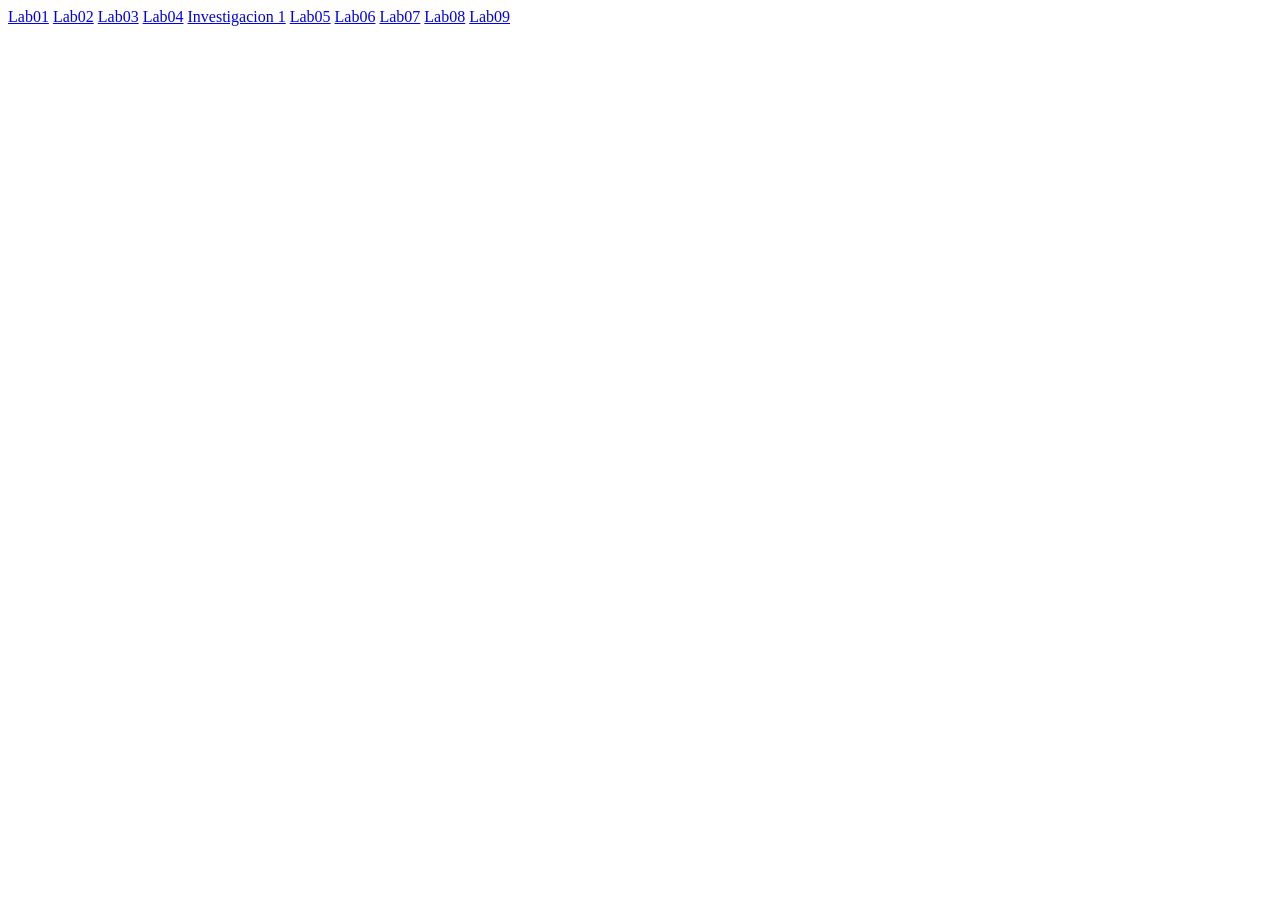
<file: index.html>
<!DOCTYPE html>
<html lang="en">
<head>
    <meta charset="UTF-8">
    <meta name="viewport" content="width=device-width, initial-scale=1.0">
    <title>Laboratorios</title>
</head>
<body>
    <a href="Lab01">Lab01</a>
    <a href="Lab02">Lab02</a>
    <a href="Lab03">Lab03</a>
    <a href="Lab04">Lab04</a>
    <a href="Investigacion 1">Investigacion 1</a>
    <a href="lab05">Lab05</a>
    <a href="Lab06">Lab06</a>
    <a href="Lab07">Lab07</a>
    <a href="lab08">Lab08</a>
    <a href="lab09">Lab09</a>
</body>
</html>
</file>
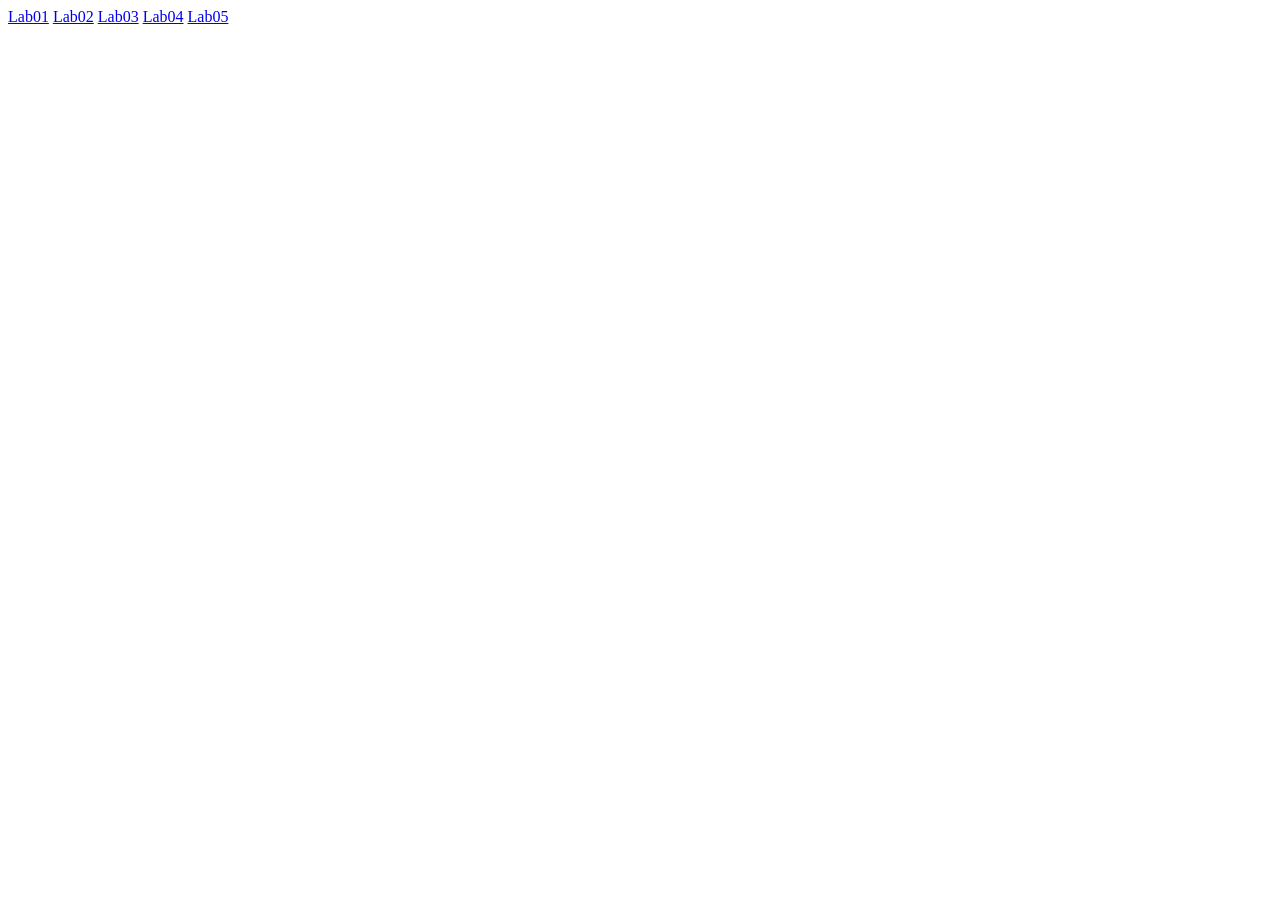
<file: enlaces/index.html>
<!DOCTYPE html>
<html lang="en">
<head>
    <meta charset="UTF-8">
    <meta name="viewport" content="width=device-width, initial-scale=1.0">
    <title>Laboratorios</title>
</head>
<body>
    <a href="Lab01">Lab01</a>
    <a href="Lab02">Lab02</a>
    <a href="Lab03">Lab03</a>
    <a href="Lab04">Lab04</a>
    <a href="Lab05">Lab05</a>
</body>
</html>
</file>
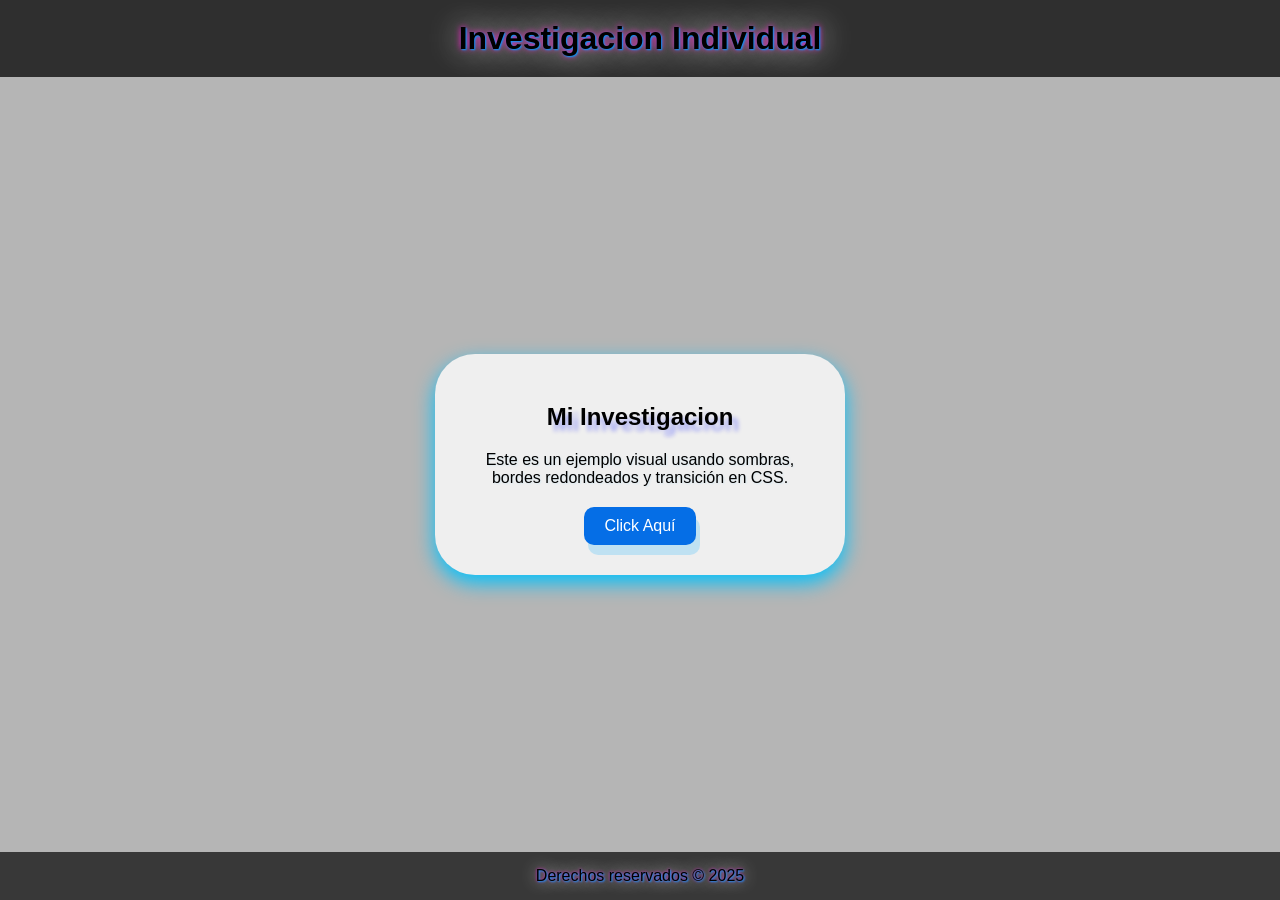
<file: Investigacion 1/index.html>
<!DOCTYPE html>
<html lang="en">
<head>
    <meta charset="UTF-8">
    <meta name="viewport" content="width=device-width, initial-scale=1.0">
    <title>Diseño visual con CSS</title>
    <link rel="stylesheet" href="estilos.css">
</head>
<body>
   <header class="header">
    <h1 class="titulo-principal">Investigacion Individual</h1>
  </header>

  <main class="main">
    <div class="tarjeta">
      <h2 class="tarjeta-titulo">Mi Investigacion</h2>
      <p class="tarjeta-texto">Este es un ejemplo visual usando sombras, bordes redondeados y transición en CSS.</p>
      <button class="tarjeta-boton">Click Aquí</button>
    </div>
  </main>

  <footer class="footer">
    <p class="footer-texto">Derechos reservados © 2025</p>
  </footer>
</body>
</html>
</file>
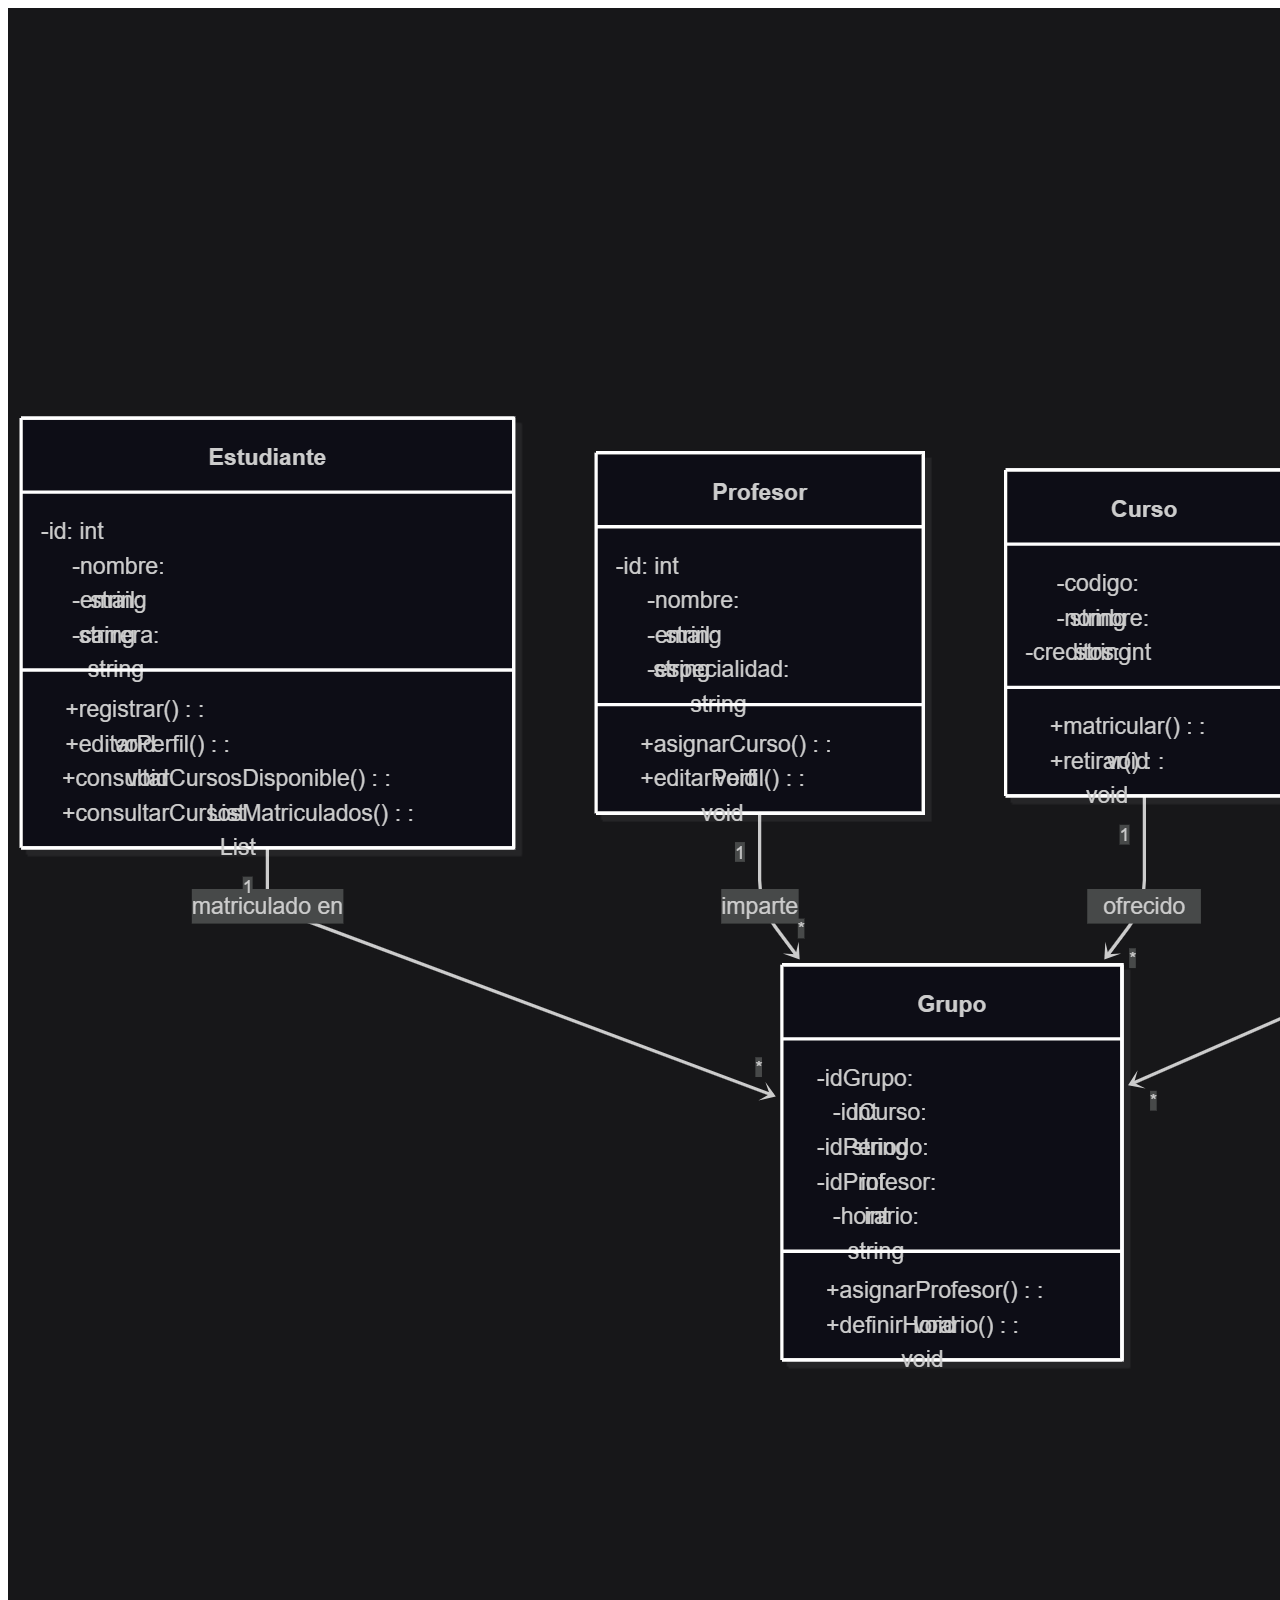
<file: Lab01/index.html>
<!DOCTYPE html>
<html lang="en">
<head>
    <meta charset="UTF-8">
    <meta name="viewport" content="width=device-width, initial-scale=1.0">
    <title>Document</title>
</head>
<body>
    <img src="Diagrama Lab01.png" alt="">
</body>
</html>
</file>
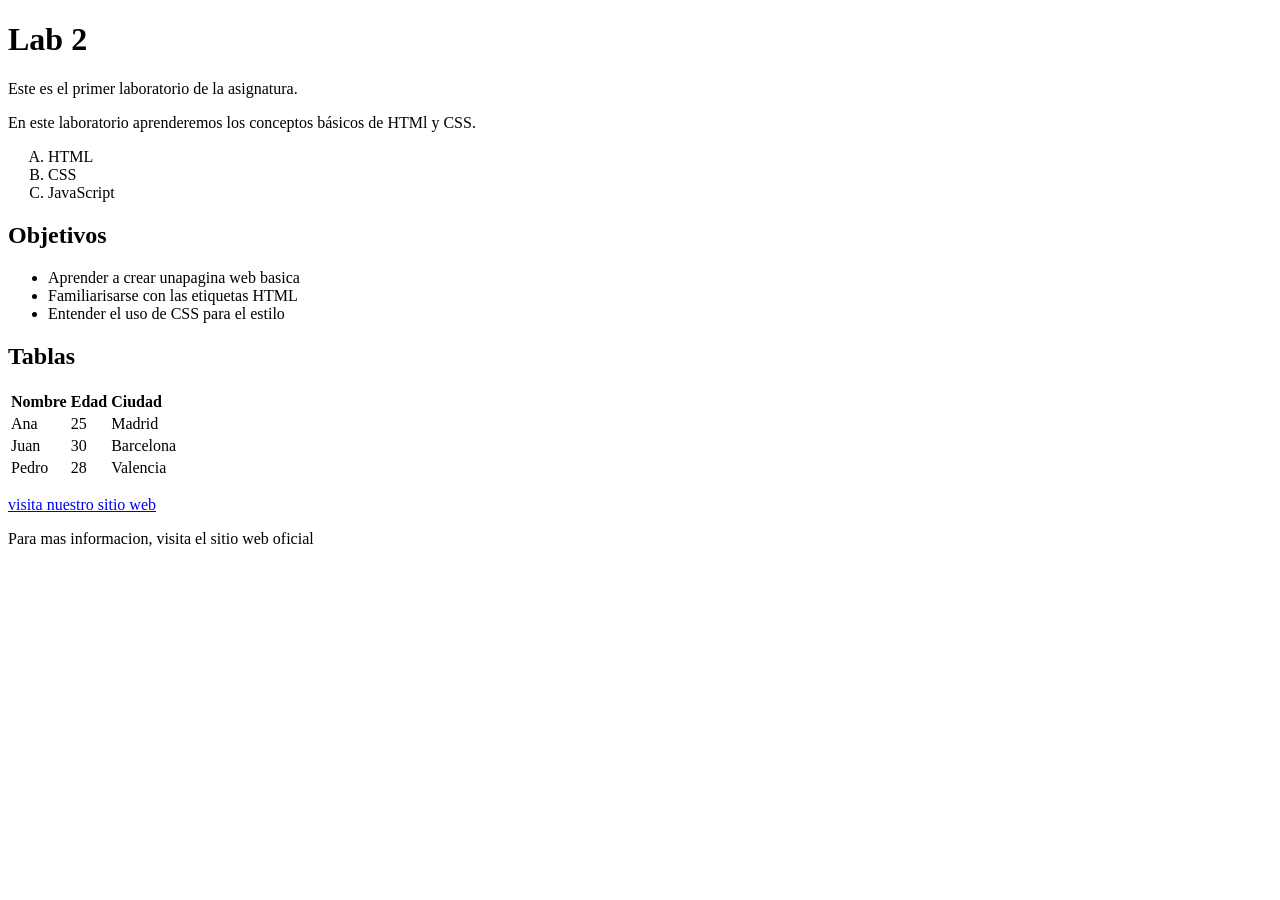
<file: Lab02/index.html>
<!DOCTYPE html>
<html lang="en">

<head>
    <meta charset="UTF-8">
    <meta name="viewport" content="width=device-width, initial-scale=1.0">
    <title>Lab 02- Isaac</title>
</head>


<body>
    <h1>Lab 2</h1>
    
    <p>Este es el primer laboratorio de la asignatura.</p>
    
    <p>En este laboratorio aprenderemos los conceptos básicos de HTMl y CSS.</p>

     <ol type="A">
        <li>HTML</li>
        <li>CSS</li>
        <li>JavaScript</li>
    </ol>

    <h2>Objetivos</h2>

    <ul>
        <li>Aprender a crear unapagina web basica</li>
        <li>Familiarisarse con las etiquetas HTML</li>
        <li>Entender el uso de CSS para el estilo</li>
    </ul>
    
    <h2>Tablas</h2>
<table>
    <tr>
      <td><strong>Nombre</strong></td>
      <td><strong>Edad</strong></td>
      <td><strong>Ciudad</strong></td>
    </tr>
    <tr>
      <td>Ana</td>
      <td>25</td>
      <td>Madrid</td>
    </tr>
    <tr>
      <td>Juan</td>
      <td>30</td>
      <td>Barcelona</td>
    </tr>
    <tr>
      <td>Pedro</td>
      <td>28</td>
      <td>Valencia</td>
    </tr>
  </table>

  <p><a href="file:///C:/Users/isaac/OneDrive/Escritorio/Laboratorios,%20programacion%20de%20internet/Lab02/Index1.HTML">visita nuestro sitio web</a></p>
  <p>Para mas informacion, visita el sitio web oficial</p>
</body>
</html>
</file>
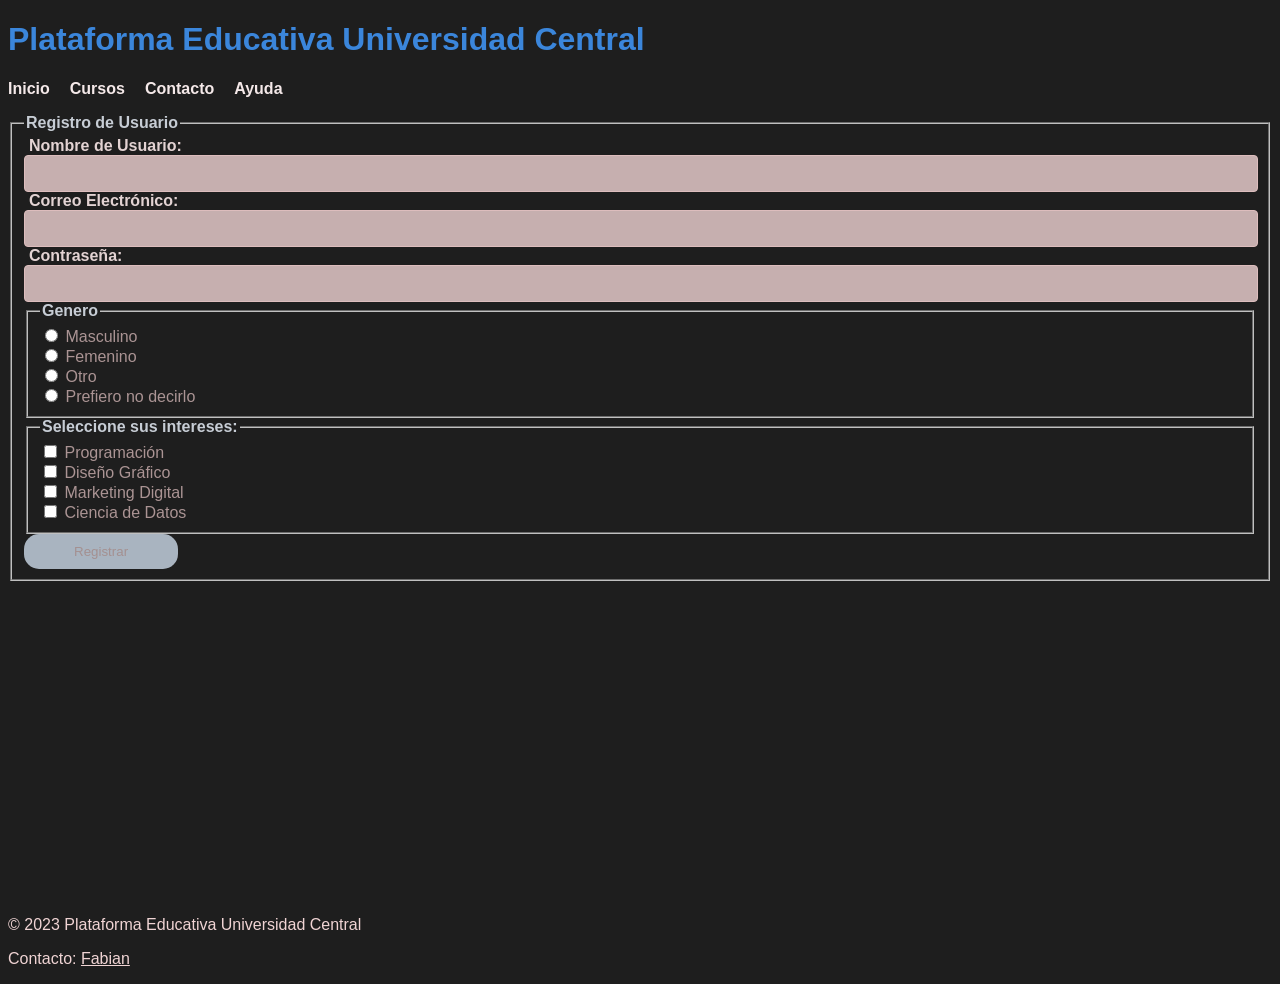
<file: Lab03/index.html>
<!DOCTYPE html>
<html lang="en">

<head>
  <meta charset="UTF-8">
  <meta name="viewport" content="width=device-width, initial-scale=1.0">
  <title>LAB-03</title>
  <style>
    body {
      background-color: #1e1e1e;
      color: #f1e8e8;
      font-family: Arial, sans-serif;
    }

    header h1 {
      color: #3b86db;
    }

    nav ul {
      list-style: none;
      display: flex;
      gap: 20px;
      padding: 0;
    }

    nav ul li a {
      color: #f5e9e9;
      text-decoration: none;
      font-weight: bold;
    }

    nav ul li a:hover {
      color: #d4dfeb;
    }

    .form-group label {
      display: block;
      margin-left: 5px;
      font-weight: bold;
      color: #e3d3d3;
    }

    .form-input {
      width: 100%;
      padding: 10px 0;
      border: 1px solid #ddbdbd;
      border-radius: 4px;
      background-color: #c6afaf;
      color: #a32727;
    }

    fieldset legend {
      color: #c7cdd5;
      font-weight: bold;
    }

    label {
      color: #ab9494;
    }

    .submit-button {
      padding: 10px 50px;
      border-radius: 15px;
      background-color: #a9b4c0;
      color: #a49090;
      border: none;
      cursor: pointer;
      transition: background-color 0.3s ease;
    }

    .submit-button:hover {
      background-color: #113b9b;
    }

    footer p, footer a {
      color: #f0d4d4;
    }

    footer a:hover {
      color: #262b31;
    }
  </style>
</head>

<body>

  <!-- encabezado de cuerpo de la pagina-->
  <header>
    <h1>Plataforma Educativa Universidad Central</h1>
  </header>

  <!-- menu -->
  <nav>
    <ul>
      <li><a href="final/">Inicio</a></li>
      <li><a href="#">Cursos</a></li>
      <li><a href="#">Contacto</a></li>
      <li><a href="#">Ayuda</a></li>
    </ul>
  </nav>

  <main>
    <section>
      <form action="#" method="post">
        <fieldset>
          <legend>Registro de Usuario</legend>

          <div class="form-group">
            <label for="username">Nombre de Usuario:</label>
            <input class="form-input" type="text" id="username" name="username" required>

            <label for="email">Correo Electrónico:</label>
            <input class="form-input" type="email" id="email" name="email" required>

            <label for="password">Contraseña:</label>
            <input class="form-input" type="password" id="password" name="password" required>
          </div>

          <fieldset>
            <legend>Genero</legend>
            <div>
              <div>
                <input type="radio" value="m" name="genero" id="g-m">
                <label for="g-m">Masculino</label>
              </div>
              <div>
                <input type="radio" value="f" name="genero" id="g-f">
                <label for="g-f">Femenino</label>
              </div>
              <div>
                <input type="radio" value="o" name="genero" id="g-o">
                <label for="g-o">Otro</label>
              </div>
              <div>
                <input type="radio" value="n" name="genero" id="g-n">
                <label for="g-n">Prefiero no decirlo</label>
              </div>
            </div>
          </fieldset>

          <fieldset>
            <legend>Seleccione sus intereses:</legend>
            <div>
              <div>
                <input type="checkbox" name="intereses" id="interes1" value="programacion">
                <label for="interes1">Programación</label>
              </div>
              <div>
                <input type="checkbox" name="intereses" id="interes2" value="diseño">
                <label for="interes2">Diseño Gráfico</label>
              </div>
              <div>
                <input type="checkbox" name="intereses" id="interes3" value="marketing">
                <label for="interes3">Marketing Digital</label>
              </div>
              <div>
                <input type="checkbox" name="intereses" id="interes4" value="ciencia">
                <label for="interes4">Ciencia de Datos</label>
              </div>
          </fieldset>

          <button class="submit-button" type="submit">Registrar</button>
        </fieldset>
      </form>
    </section>
    <section>
      <iframe width="560" height="315" src="https://www.youtube.com/embed/LXb3EKWsInQ?si=KRC7kR0cZzGenVSb&amp;start=61"
        title="Video Incrustado" frameborder="0"
        allow="accelerometer; autoplay; clipboard-write; encrypted-media; gyroscope; picture-in-picture; web-share"
        referrerpolicy="strict-origin-when-cross-origin" allowfullscreen></iframe>
    </section>
  </main>
  <footer>
    <p>&copy; 2023 Plataforma Educativa Universidad Central</p>
    <p>Contacto: <a href="mailto:fabian.chinchilla@uc.ac.cr">Fabian</a></p>
  </footer>
</body>

</html>
</file>
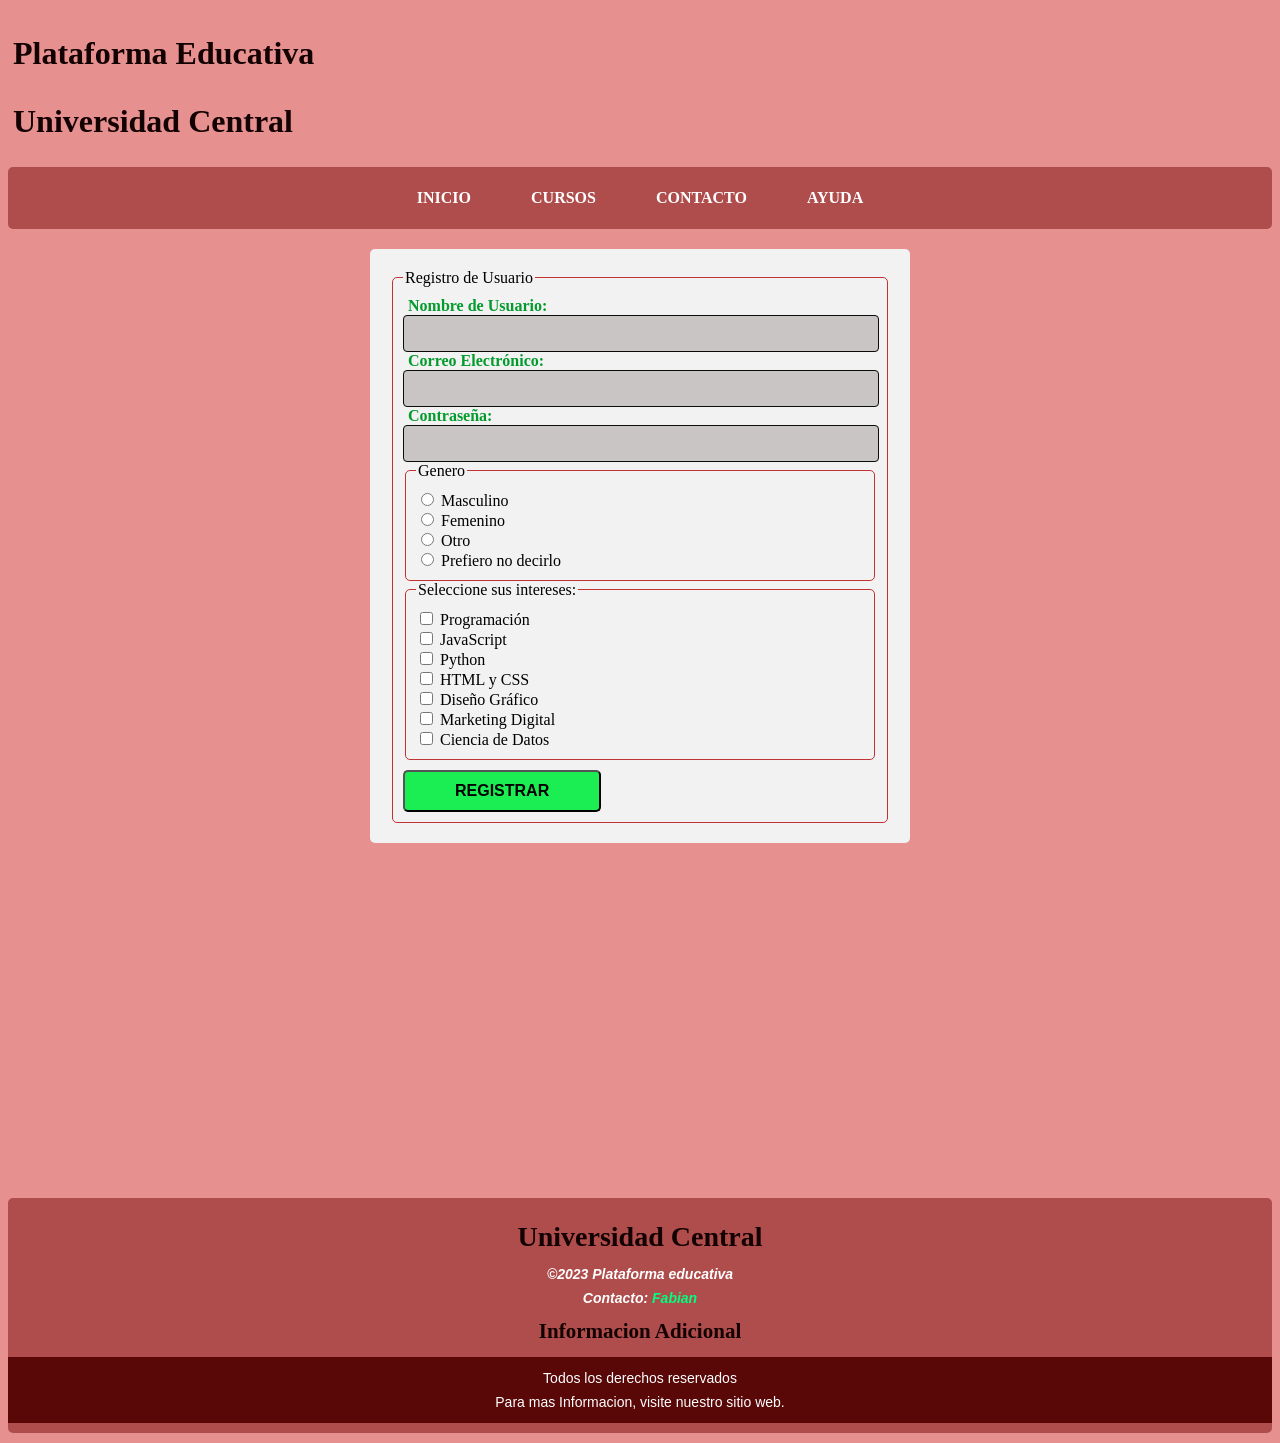
<file: Lab04/index.html>
<!DOCTYPE html>
<html lang="en">

<head>
  <meta charset="UTF-8">
  <meta name="viewport" content="width=device-width, initial-scale=1.0">
  <link rel="Stylesheet" href="estilos.css">
  <title>LAB-03</title>
</head>

<body>

  <!-- encabezado de cuerpo de la pagina-->
<header>
  <div class="header-titles">
    <h1 id="main-title" class="title">Plataforma Educativa</h1>
    <h1 class="title">Universidad Central</h1>
  </div>
  <!-- menu -->
    <nav class="menu">
     <ul>
      <li id="elemento1"><a href="index.html">Inicio</a></li>
      <li id="elemento2"><a href="cursos">Cursos</a></li>
      <li id="elemento3"><a href="contacto">Contacto</a></li>
      <li id="elemento4"><a href="ayuda">Ayuda</a></li>
     </ul>
    </nav>
</header>


  <main>

    <section id="form-section">
      <form action="#" method="post">
        <fieldset>
          <legend>Registro de Usuario</legend>

          <div class="form-group">
            <label for="username">Nombre de Usuario:</label>
            <input class="form-input" type="text" id="username" name="username" required>

            <label for="email">Correo Electrónico:</label>
            <input class="form-input" type="email" id="email" name="email" required>

            <label for="password">Contraseña:</label>
            <input class="form-input" type="password" id="password" name="password" required>
          </div>



          <fieldset>
            <legend>Genero</legend>
            <div>
              <div>
                <input type="radio" value="m" name="genero" id="g-m">
                <label for="g-m">Masculino</label>
              </div>
              <div>
                <input type="radio" value="f" name="genero" id="g-f">
                <label for="g-f">Femenino</label>
              </div>
              <div>
                <input type="radio" value="o" name="genero" id="g-o">
                <label for="g-o">Otro</label>
              </div>
              <div>
                <input type="radio" value="n" name="genero" id="g-n">
                <label for="g-n">Prefiero no decirlo</label>
              </div>
            </div>
          </fieldset>

          <fieldset>
            <legend>Seleccione sus intereses:</legend>
            <div>
              <div>
                <input type="checkbox" name="intereses" id="interes1" value="programacion">
                <label for="interes1">Programación</label>
              </div>
              <div>
                <input type="checkbox" name="intereses" id="interes1" value="JavaScript">
                <label for="interes2">JavaScript</label>
              </div>
              <div>
                <input type="checkbox" name="intereses" id="interes1" value="Python">
                <label for="interes3">Python</label>
              </div>
              <div>
                <input type="checkbox" name="intereses" id="interes1" value="HTML y CSS">
                <label for="interes4">HTML y CSS</label>
              </div>
              <div>
                <input type="checkbox" name="intereses" id="interes2" value="diseño">
                <label for="interes5">Diseño Gráfico</label>
              </div>
              <div>
                <input type="checkbox" name="intereses" id="interes3" value="marketing">
                <label for="interes6">Marketing Digital</label>
              </div>
              <div>
                <input type="checkbox" name="intereses" id="interes4" value="ciencia">
                <label for="interes7">Ciencia de Datos</label>
              </div>
          </fieldset>

          <button class="submit-button" type="submit">Registrar</button>
        </fieldset>
      </form>
    </section>

    <section id="video-section">
      <iframe width="560" height="315" src="https://www.youtube.com/embed/LXb3EKWsInQ?si=KRC7kR0cZzGenVSb&amp;start=61"
        title="Video Incrustado" frameborder="0"
        allow="accelerometer; autoplay; clipboard-write; encrypted-media; gyroscope; picture-in-picture; web-share"
        referrerpolicy="strict-origin-when-cross-origin" 
        allowfullscreen></iframe>
    </section>
  </main>

  <footer>
    <h1>Universidad Central</h1>
    <p>&copy;2023 Plataforma educativa</p>
    <p>Contacto: <a href="mailto:fabian.chinchilla@uc.ac.cr">Fabian</a></p>
    

        <h2>Informacion Adicional</h2>
    <div>
      <p>Todos los derechos reservados</p>
      <section>
       <p>Para mas Informacion, visite nuestro sitio web.</p>
      </section>
    </div>
  </footer>
</body>

</html>
</file>
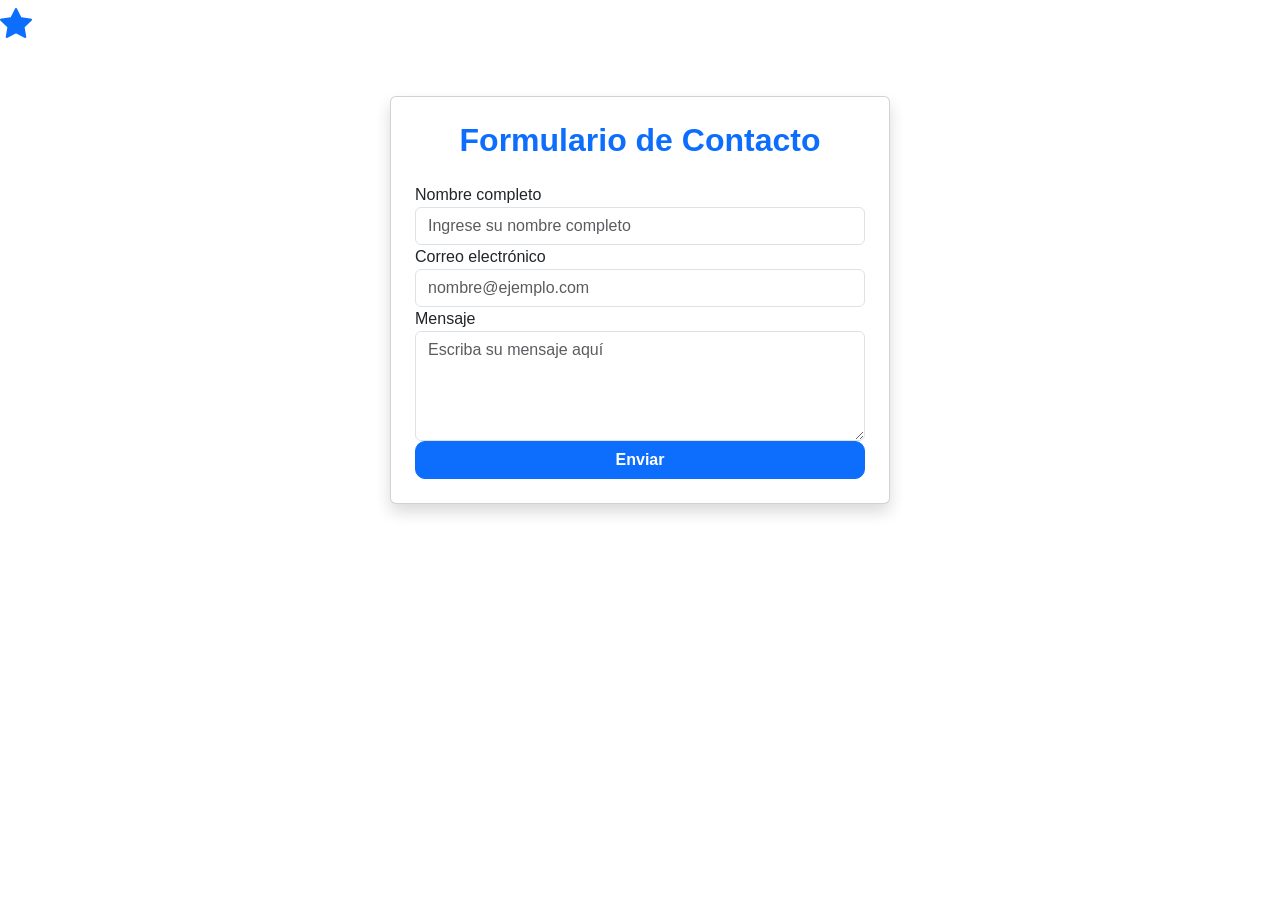
<file: lab05/index.html>
<!DOCTYPE html>
<html lang="en">
<head>
    <meta charset="UTF-8">
    <meta name="viewport" content="width=device-width, initial-scale=1.0">
    <link rel="stylesheet" href="estilos.css">
    <link href="https://cdn.jsdelivr.net/npm/bootstrap@5.3.8/dist/css/bootstrap.min.css" rel="stylesheet" integrity="sha384-sRIl4kxILFvY47J16cr9ZwB07vP4J8+LH7qKQnuqkuIAvNWLzeN8tE5YBujZqJLB" crossorigin="anonymous">
    <link  href="https://cdn.jsdelivr.net/npm/bootstrap-icons@1.11.1/font/bootstrap-icons.css" rel="stylesheet">

    <title>Lab-05</title>
</head>
<body>
    <script src="https://cdn.jsdelivr.net/npm/bootstrap@5.3.8/dist/js/bootstrap.bundle.min.js" integrity="sha384-FKyoEForCGlyvwx9Hj09JcYn3nv7wiPVlz7YYwJrWVcXK/BmnVDxM+D2scQbITxI" crossorigin="anonymous"></script>
    
    <i class="bi bi-star-fill icono-derecha"></i>
    
  <div class="container mt-5 mb-5">
    <div class="card shadow p-4 rounded">
      <h2 class="text-center mb-4 text-primary">Formulario de Contacto</h2>

      <form>
        <div class="form-group">
          <label for="nombre">Nombre completo</label>
          <input 
            type="text" 
            class="form-control" 
            id="nombre" 
            placeholder="Ingrese su nombre completo" 
            required
          >
        </div>

        <div class="form-group">
          <label for="correo">Correo electrónico</label>
          <input 
            type="email" 
            class="form-control" 
            id="correo" 
            placeholder="nombre@ejemplo.com" 
            required
          >
        </div>

        <div class="form-group">
          <label for="mensaje">Mensaje</label>
          <textarea 
            class="form-control" 
            id="mensaje" 
            rows="4" 
            placeholder="Escriba su mensaje aquí"
          ></textarea>
        </div>

        <button type="submit" class="btn btn-primary w-100">Enviar</button>
      </form>
    </div>
  </div>


  <script src="https://cdn.jsdelivr.net/npm/jquery@3.5.1/dist/jquery.slim.min.js"></script>
  <script src="https://cdn.jsdelivr.net/npm/bootstrap@4.6.2/dist/js/bootstrap.bundle.min.js"></script>
</body>
</html>
</file>
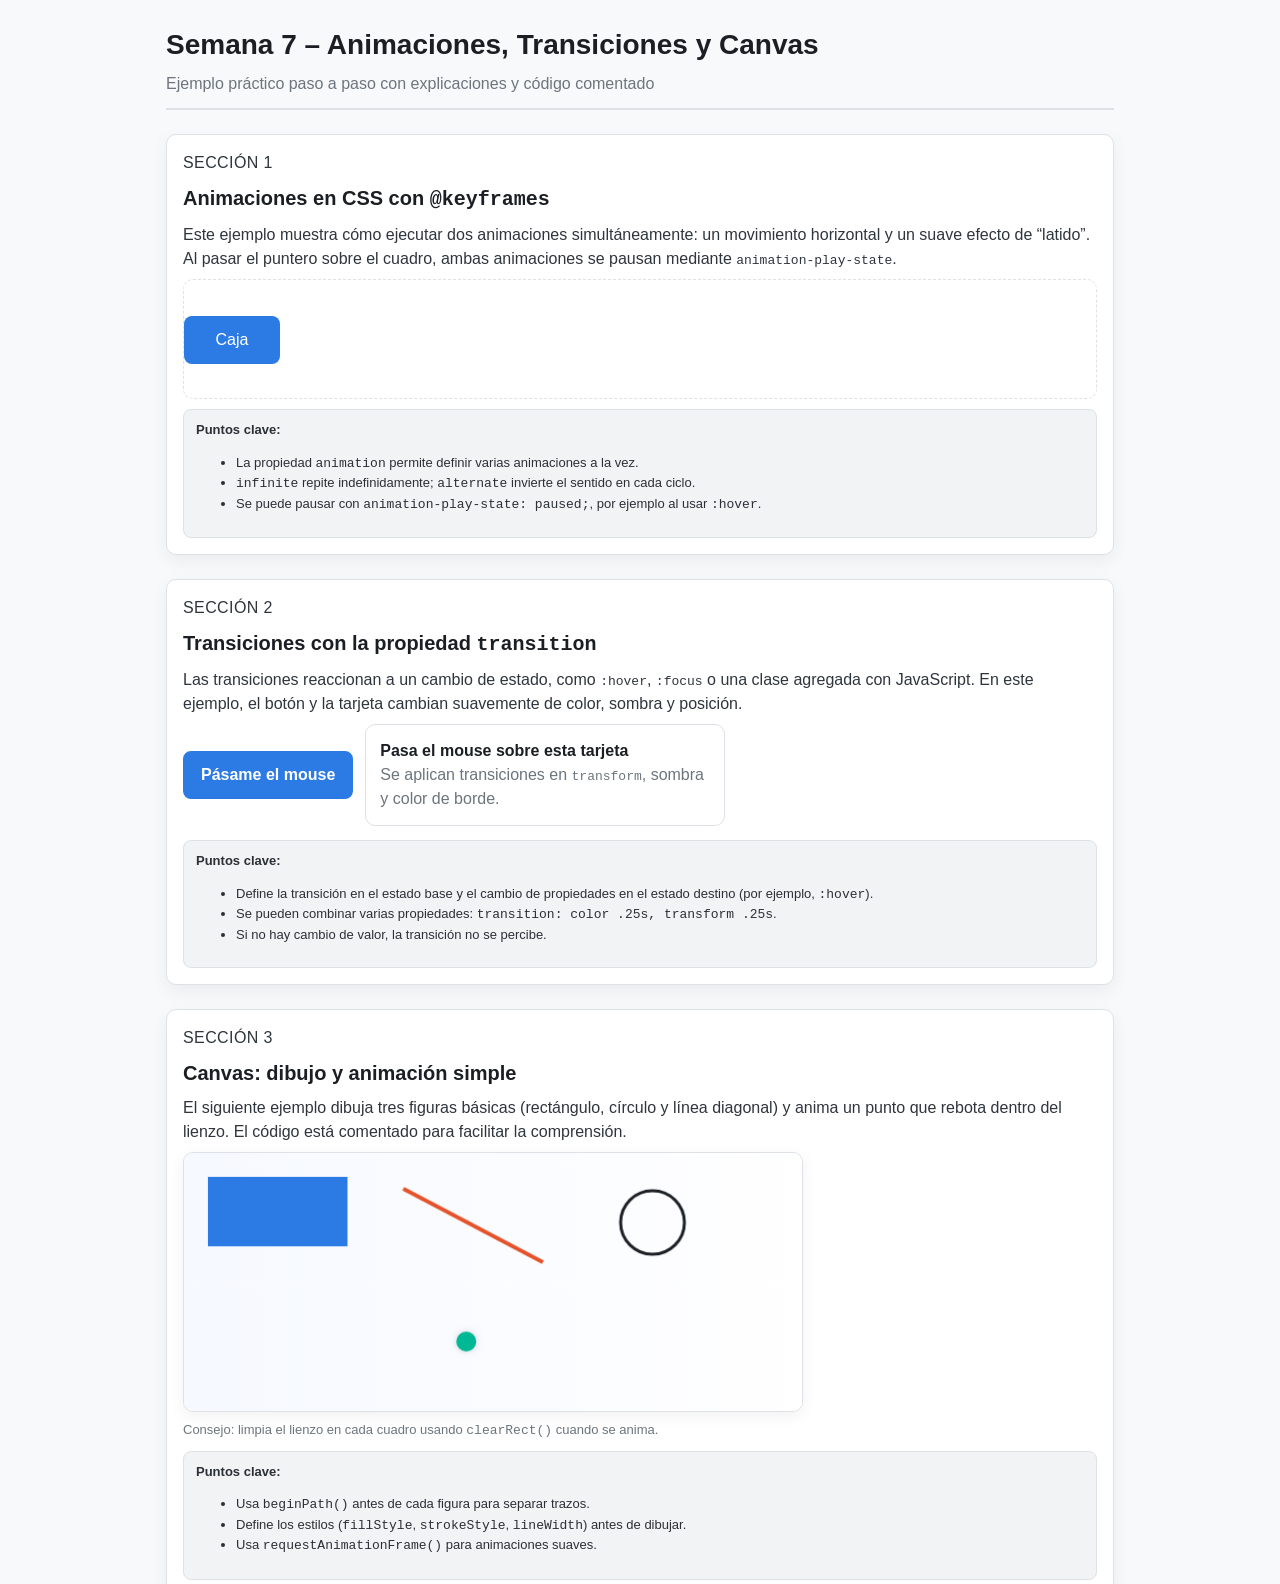
<file: Lab06/index.html>
<!DOCTYPE html>
<html lang="es">
<head>
  <meta charset="utf-8" />
  <title>Semana 7 - Animaciones, Transiciones y Canvas</title>
  <meta name="viewport" content="width=device-width, initial-scale=1" />
  <style>
    /* ==========
       Estilos base (simil Bootstrap pero sin dependencias)
       ========== */
    :root {
      --primary: #2c7be5;
      --primary-600: #1f6bd0;
      --accent: #00b894;
      --text: #1b1f24;
      --muted: #6c757d;
      --border: #dee2e6;
      --bg: #f8f9fa;
      --card: #ffffff;
    }

    * { box-sizing: border-box; }
    html, body { height: 100%; }
    body {
      margin: 0;
      font-family: Arial, Helvetica, sans-serif;
      color: var(--text);
      background: var(--bg);
      line-height: 1.5;
    }

    .container {
      max-width: 980px;
      margin: 24px auto;
      padding: 0 16px;
    }

    .header {
      border-bottom: 2px solid var(--border);
      padding-bottom: 12px;
      margin-bottom: 24px;
    }
    .h1 { font-size: 28px; margin: 0 0 6px; }
    .subtitle { color: var(--muted); margin: 0; }

    .card {
      background: var(--card);
      border: 1px solid var(--border);
      border-radius: 10px;
      box-shadow: 0 6px 18px rgba(0,0,0,.06);
      padding: 16px;
      margin-bottom: 24px;
    }
    .card h2 {
      margin: 0 0 8px;
      font-size: 20px;
    }
    .card p { margin: 0 0 8px; color: #2f353d; }
    .muted { color: var(--muted); }

    .codehint {
      font-size: 13px;
      background: #f1f3f5;
      border: 1px solid var(--border);
      border-radius: 8px;
      padding: 10px 12px;
      margin: 10px 0 0;
      color: #2b3036;
    }

    /* ==========
       Sección 1: Animaciones con @keyframes
       ========== */
    .stage {
      position: relative;
      height: 120px;
      border: 1px dashed var(--border);
      border-radius: 10px;
      background: #fff;
      overflow: hidden;
      padding: 8px;
    }
    .box {
      position: absolute;
      left: 0;
      top: 36px;
      width: 96px;
      height: 48px;
      line-height: 48px;
      text-align: center;
      color: #fff;
      background: var(--primary);
      border-radius: 8px;
      /* Dos animaciones en el mismo elemento */
      animation: slide-right 3s ease-in-out 0s infinite alternate;
    }

    /* Movimiento horizontal */
    @keyframes slide-right {
      from { transform: translateX(0); }
      to   { transform: translateX(620px); }
    }

    /* Suave efecto de “latido” con escala y opacidad */
    @keyframes pulse {
      0%   { transform: scale(1);    opacity: 1; }
      50%  { transform: scale(1.08); opacity: 0.88; }
      100% { transform: scale(1);    opacity: 1; }
    }

    /* Pausar animación al pasar el mouse */
    .box:hover { animation-play-state: paused, paused; cursor: pointer; }

    /* ==========
       Sección 2: Transiciones
       ========== */
    .btnrow {
      display: flex;
      gap: 12px;
      flex-wrap: wrap;
      align-items: center;
    }

    .btn {
      display: inline-block;
      padding: 10px 16px;
      border: 2px solid var(--primary);
      background: var(--primary);
      color: #fff;
      border-radius: 8px;
      font-weight: 600;
      text-decoration: none;
      transition:
        background-color .25s ease,
        color .25s ease,
        border-color .25s ease,
        transform .25s ease,
        box-shadow .25s ease;
    }

    .btn:hover {
      background-color: #fff;
      color: var(--primary);
      transform: translateY(-2px);
      box-shadow: 0 6px 18px rgba(44,123,229,.25);
    }

    .btn:active { transform: translateY(0); }

    .card-demo {
      padding: 14px;
      border: 1px solid var(--border);
      border-radius: 10px;
      background: #fff;
      transition: transform .25s ease, box-shadow .25s ease, border-color .25s ease;
    }

    .card-demo:hover {
      transform: translateY(-4px);
      border-color: var(--primary);
      box-shadow: 0 10px 28px rgba(44,123,229,.18);
    }

    /* ==========
       Sección 3: Canvas
       ========== */
    #demoCanvas {
      display: block;
      width: 100%;
      max-width: 620px;
      height: 260px;
      border: 1px solid var(--border);
      border-radius: 10px;
      box-shadow: 0 4px 16px rgba(0,0,0,.06);
      background: #fff;
    }

    .footer-note {
      margin-top: 8px;
      font-size: 13px;
      color: var(--muted);
    }

    .sect-title {
      margin: 0 0 4px;
      font-size: 16px;
      color: var(--muted);
      letter-spacing: .4px;
      text-transform: uppercase;
    }
  </style>
</head>
<body>
  <main class="container">
    <header class="header">
      <h1 class="h1">Semana 7 – Animaciones, Transiciones y Canvas</h1>
      <p class="subtitle">Ejemplo práctico paso a paso con explicaciones y código comentado</p>
    </header>

    <!-- =======================
         SECCIÓN 1: ANIMACIONES
         ======================= -->
    <section class="card">
      <p class="sect-title">Sección 1</p>
      <h2>Animaciones en CSS con <code>@keyframes</code></h2>
      <p class="muted">
        Este ejemplo muestra cómo ejecutar dos animaciones simultáneamente:
        un movimiento horizontal y un suave efecto de “latido”.
        Al pasar el puntero sobre el cuadro, ambas animaciones se pausan mediante <code>animation-play-state</code>.
      </p>

      <div class="stage">
        <div class="box">Caja</div>
      </div>

      <div class="codehint">
        <strong>Puntos clave:</strong>
        <ul>
          <li>La propiedad <code>animation</code> permite definir varias animaciones a la vez.</li>
          <li><code>infinite</code> repite indefinidamente; <code>alternate</code> invierte el sentido en cada ciclo.</li>
          <li>Se puede pausar con <code>animation-play-state: paused;</code>, por ejemplo al usar <code>:hover</code>.</li>
        </ul>
      </div>
    </section>

    <!-- =======================
         SECCIÓN 2: TRANSICIONES
         ======================= -->
    <section class="card">
      <p class="sect-title">Sección 2</p>
      <h2>Transiciones con la propiedad <code>transition</code></h2>
      <p class="muted">
        Las transiciones reaccionan a un cambio de estado, como <code>:hover</code>, <code>:focus</code>
        o una clase agregada con JavaScript.
        En este ejemplo, el botón y la tarjeta cambian suavemente de color, sombra y posición.
      </p>

      <div class="btnrow" style="margin: 8px 0 14px;">
        <a class="btn" href="#!" aria-label="Botón de ejemplo">Pásame el mouse</a>
        <div class="card-demo" style="max-width: 360px;">
          <strong>Pasa el mouse sobre esta tarjeta</strong>
          <div class="muted">Se aplican transiciones en <code>transform</code>, sombra y color de borde.</div>
        </div>
      </div>

      <div class="codehint">
        <strong>Puntos clave:</strong>
        <ul>
          <li>Define la transición en el estado base y el cambio de propiedades en el estado destino (por ejemplo, <code>:hover</code>).</li>
          <li>Se pueden combinar varias propiedades: <code>transition: color .25s, transform .25s</code>.</li>
          <li>Si no hay cambio de valor, la transición no se percibe.</li>
        </ul>
      </div>
    </section>

    <!-- =======================
         SECCIÓN 3: CANVAS
         ======================= -->
    <section class="card">
      <p class="sect-title">Sección 3</p>
      <h2>Canvas: dibujo y animación simple</h2>
      <p class="muted">
        El siguiente ejemplo dibuja tres figuras básicas (rectángulo, círculo y línea diagonal)
        y anima un punto que rebota dentro del lienzo.
        El código está comentado para facilitar la comprensión.
      </p>

      <canvas id="demoCanvas" width="620" height="260" aria-label="Demostración de Canvas con figuras y animación"></canvas>
      <div class="footer-note">Consejo: limpia el lienzo en cada cuadro usando <code>clearRect()</code> cuando se anima.</div>

      <div class="codehint">
        <strong>Puntos clave:</strong>
        <ul>
          <li>Usa <code>beginPath()</code> antes de cada figura para separar trazos.</li>
          <li>Define los estilos (<code>fillStyle</code>, <code>strokeStyle</code>, <code>lineWidth</code>) antes de dibujar.</li>
          <li>Usa <code>requestAnimationFrame()</code> para animaciones suaves.</li>
        </ul>
      </div>
    </section>
  </main>

  <!-- =======================
       SCRIPT DE CANVAS
       ======================= -->
  <script>
    // ===== Configuración inicial del Canvas =====
    const canvas = document.getElementById('demoCanvas');
    const ctx = canvas.getContext('2d');

    // ===== Dibujo del fondo y figuras estáticas =====
    function dibujarFondo() {
      // Fondo con gradiente suave
      const g = ctx.createLinearGradient(0, 0, canvas.width, 0);
      g.addColorStop(0, '#f6f9ff');
      g.addColorStop(1, '#ffffff');
      ctx.fillStyle = g;
      ctx.fillRect(0, 0, canvas.width, canvas.height);
    }

    function dibujarRectangulo() {
      ctx.fillStyle = '#2c7be5';
      ctx.fillRect(24, 24, 140, 70); // x, y, ancho, alto
    }

    function dibujarCirculo(x, y, r) {
      ctx.beginPath();
      ctx.arc(x, y, r, 0, Math.PI * 2);
      ctx.strokeStyle = '#1b1f24';
      ctx.lineWidth = 3;
      ctx.stroke();
    }

    function dibujarLinea() {
      ctx.beginPath();
      ctx.moveTo(220, 36);
      ctx.lineTo(360, 110);
      ctx.strokeStyle = '#e5532c';
      ctx.lineWidth = 4;
      ctx.stroke();
    }

    // ===== Animación simple: punto que rebota =====
    let dotX = 120, dotY = 190;
    let vx = 2.4, vy = 1.8;
    const radio = 10;

    function dibujarPunto() {
      ctx.beginPath();
      ctx.arc(dotX, dotY, radio, 0, Math.PI * 2);
      ctx.fillStyle = '#00b894';
      ctx.shadowColor = 'rgba(0,0,0,.15)';
      ctx.shadowBlur = 6;
      ctx.fill();
      ctx.shadowBlur = 0; // Restablecer sombra
    }

    function actualizar() {
      // Limpia el lienzo completo
      ctx.clearRect(0, 0, canvas.width, canvas.height);

      // Redibuja las partes estáticas
      dibujarFondo();
      dibujarRectangulo();
      dibujarCirculo(470, 70, 32);
      dibujarLinea();

      // Actualiza posición del punto
      dotX += vx;
      dotY += vy;

      // Rebote contra los bordes
      if (dotX + radio > canvas.width || dotX - radio < 0) vx *= -1;
      if (dotY + radio > canvas.height || dotY - radio < 0) vy *= -1;

      // Dibuja el punto
      dibujarPunto();

      // Llamada recursiva para mantener la animación
      requestAnimationFrame(actualizar);
    }

    // Inicia la animación
    actualizar();
  </script>
</body>
</html>
</file>
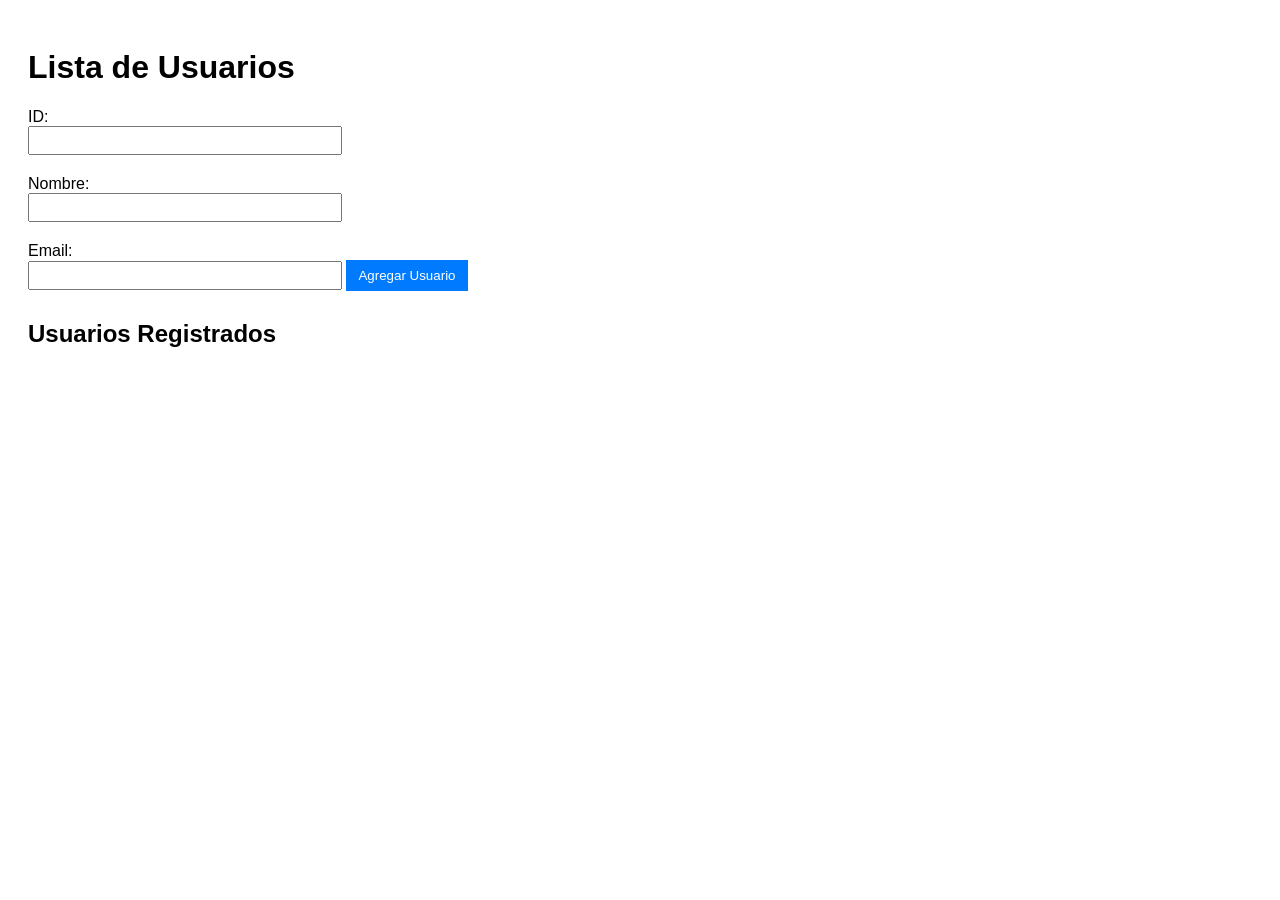
<file: lab08/index.html>
<!DOCTYPE html>
<html lang="es">
<head>
  <meta charset="UTF-8" />
  <meta name="viewport" content="width=device-width, initial-scale=1.0" />
  <title>Lista de Usuarios</title>
  <link rel="stylesheet" href="estilos.css" />
</head>
<body>
  <h1>Lista de Usuarios</h1>

  <div class="formulario">
    <label for="id">ID:</label>
    <input type="text" id="id" />

    <label for="nombre">Nombre:</label>
    <input type="text" id="nombre" />

    <label for="email">Email:</label>
    <input type="email" id="email" />

    <button id="agregar">Agregar Usuario</button>
  </div>

  <h2>Usuarios Registrados</h2>
  <ul id="lista-usuarios"></ul>

  <script src="script.js"></script>
</body>
</html>
</file>
<file: Investigacion 1/estilos.css>
body {
  background-color: #b5b5b5;
  font-family: 'Arial', sans-serif;
  margin: 0;
  padding: 0;
  display: flex;
  flex-direction: column;
  min-height: 100vh;
}

.header {
  background-color: #2f2f2f;
  padding: 20px;
  text-align: center;
}

.titulo-principal {
  color: rgb(0, 0, 0);
  text-shadow: 1px 1px 2px rgb(0, 153, 255), 0 0 1em rgb(255, 255, 255),
  0 0 0.2em rgb(255, 0, 200);
  margin: 0;
}

.main {
  flex: 1;
  display: flex;
  justify-content: center;
  align-items: center;
  padding: 40px 0;
}

/* TARJETA */
.tarjeta {
  background-color: #efefef;
  width: 350px;
  padding: 30px;
  border-radius: 40px;
  box-shadow: 0 8px 20px rgb(0, 194, 253);
  text-align: center;
  transition: transform 0.4s ease, box-shadow 1s ease; /* transición para hover */
}

.tarjeta:hover {
  transform: scale(1.05);
  box-shadow: 0 12px 30px rgb(255, 0, 183);
}

.tarjeta-titulo {
  margin-bottom: 20px;
  font-size: 24px;
  text-shadow: 6px 6px 4px rgba(0, 17, 255, 0.3);
}

.tarjeta-texto {
  margin-bottom: 20px;
  color: #000000;
  text-shadow: 1px 1px 2px rgba(0, 174, 255, 0.1);
}

.tarjeta-boton {
  background-color: #056ee6;
  color: rgb(255, 255, 255);
  border: none;
  border-radius: 10px;
  padding: 10px 20px;
  font-size: 16px;
  cursor: pointer;
  box-shadow:  4px 10px rgba(0, 170, 255, 0.2);
  transition: background-color 0.4s ease, transform 0.3s ease;
}

.tarjeta-boton:hover {
  background-color: #ff00bb;
  transform: translateY(-3px);
}

.footer {
  background-color: #383838;
  padding: 15px;
  text-align: center;
}

.footer-texto {
  color: rgb(0, 0, 0);
  margin: 0;
  text-shadow: 1px 1px 2px rgb(5, 155, 255), 0 0 1em rgb(255, 255, 255),
  0 0 0.2em rgb(255, 0, 200);
}
</file>
<file: Lab04/estilos.css>
body{
      background-color: rgba(215, 77, 77, 0.623);
    }
    h1,
    h2 {
        color: #130101;
        padding: 5px;
    }

    .header-titles{
        margin: 30px 0 20px;
    }
    .form-group label {
      display: block;
      margin-left: 5px;
      font-weight: bold;
    }

    .form-input {
      width: 100%;
      padding: 10px 0;
      border: 1px solid #4f37b8;
      border-radius: 4px;
    }

    .submit-button {
        margin-top: 10px;
      padding: 10px 50px;
      border-radius: 5px;
      background-color: #1bee53;
      color: #010000;
      text-transform: uppercase;
      font-weight: bold;
      font-size: 16px
    }

    fieldset {
      border: 1px solid #c23232;
      border-radius: 5px;
      padding: 10px;
    }

    .submit-button:hover {
      background-color: #638fed;
      /* Azul claro al pasar el mouse */
    }

    .header h1 {
      color: #056d3f;
    }

    .form-group label {
      display: block;
      margin-left: 5px;
      font-weight: bold;
      color: #039c2c;
    }

    .form-input {
      width: 100%;
      padding: 10px 0;
      border: 1px solid #0b0b0b;
      border-radius: 4px;
      background-color: #c9c5c5;
      color: #170303;
    }

    .fieldset legend {
      color: #094a9a;
      font-weight: bold;
    }

    .label {
      color: #230101;
    }

    .footer p, footer a {
      color: #78013b;
    }
    
    .menu, footer {
      color: white;
      background-color: #af4c4c;
      overflow: hidden;
      /*margin: y x;*/
      margin: 20px 0;
      padding: 10px 0;
      /*margin: 50px 30px 10px 0;*/
      /*margin-top: 20px;*/
      /*margin-bottom: 20px;*/
      border-radius: 5px;
    }
    .menu ul {
      list-style-type: none;
      margin: 0;
      padding: 0;
      display: flex;
      justify-content: center;
    }
    .menu li {
      margin: 0 15px;
    }
    .menu a {
      text-transform: uppercase;
      font-weight: bold;
      color: white;
      padding: 12px 15px;
      text-decoration: none;
      display: block;
    }
    .menu a:hover {
      background-color: #1a691d;
      border-radius: 4px;
    }

    #form-section {
        background-color: #f2f2f2;
        padding: 20px;
        border-radius: 5px;
        max-width: 500px;
        margin: 20px auto;
    }

    #video-section {
        display: flex;
        justify-content: center;
        align-items: center;
        padding: 0;
        margin: 20px auto;
    }
    
    #video-section iframe {
        max-width: 540px;
        border-radius: 10px;
    }

    footer {
      text-align: center;
      font-size: 14px;
      margin-bottom: 10px !important;
    }

    footer p {
        font-family: Arial, sans-serif
    }

    /*Aplica solo a los hijos directos*/
    footer > p {
        font-weight: bold;
    }

    footer a {
      text-decoration: none;
      color: springgreen;
    }

    h1 ~ p {
      font-style: Italic;
    }

    footer h1, footer p, footer h2 {
      margin: 8px 0;
    }

    h2 + div {
      background-color: #590707;
      padding: 5px;
    }
</file>
<file: lab05/estilos.css>
body {
  background-color: #ffffff !important;
  font-family: 'Segoe UI', Tahoma, Geneva, Verdana, sans-serif !important;
}

.icono-derecha {
  top: 20px;
  right: 25px;
  font-size: 2rem;
  color: #0d6efd;
}

.card {
  max-width: 500px;
  margin: 0 auto;
  border: none;
  border-radius: 15px;
  background-color: #ffffff !important;
}

.form-control:focus {
  border-color: #1212ff !important;
  box-shadow: 0 0 0 0.2rem rgba(36, 28, 255, 0.25) !important;
}

.btn-primary {
  border-radius: 10px !important;
  font-weight: 600 !important;
}

h2 {
  font-weight: 600 !important;
  color: #2216ff !important;
}
</file>
<file: lab08/estilos.css>
body {
  font-family: Arial, sans-serif;
  padding: 20px;
}

.formulario {
  margin-bottom: 20px;
}

label {
  display: block;
  margin-top: 10px;
}

input {
  width: 300px;
  padding: 5px;
  margin-bottom: 10px;
}

button {
  padding: 8px 12px;
  background-color: #007bff;
  color: white;
  border: none;
  cursor: pointer;
}

button:hover {
  background-color: #0056b3;
}

#lista-usuarios {
  list-style-type: none;
  padding-left: 0;
}

#lista-usuarios li {
  margin-bottom: 8px;
  background-color: #f1f1f1;
  padding: 8px;
  border-radius: 4px;
}
</file>
